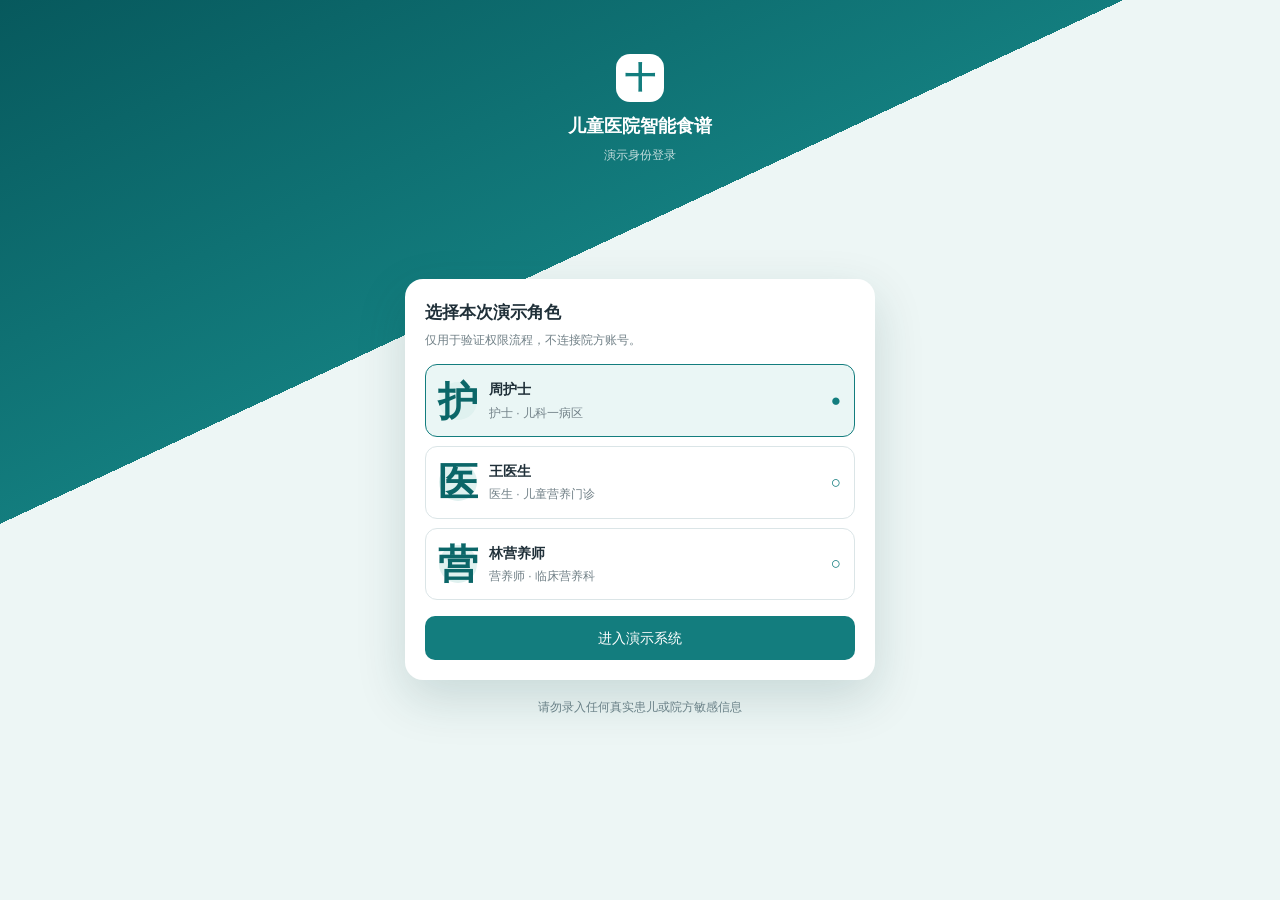
<file: index.html>
<!DOCTYPE html>
<html>
  <head>
  <meta content="text/html; charset=utf-8" http-equiv="Content-Type">
  <meta content="width=device-width,initial-scale=1,user-scalable=no" name="viewport">
  <meta name="apple-mobile-web-app-capable" content="yes">
  <meta name="apple-touch-fullscreen" content="yes">
  <meta name="format-detection" content="telephone=no,address=no">
  <meta name="apple-mobile-web-app-status-bar-style" content="white">
  <meta http-equiv="X-UA-Compatible" content="IE=edge,chrome=1" >
  <link rel="manifest" href="./manifest.webmanifest">
  <meta name="theme-color" content="#137d7e">
  <meta name="apple-mobile-web-app-title" content="智能食谱">
  <link rel="icon" type="image/png" href="./icon.png">
  <link rel="apple-touch-icon" href="./icon.png">
  <title>儿童医院智能食谱</title>
  <script>!function(n){function f(){var e=n.document.documentElement,r=e.getBoundingClientRect(),width=r.width,height=r.height,arr=[width,height].filter(function(value){return Boolean(value)}),w=Math.min.apply(Math,arr),x=40*w/750;e.style.fontSize=x>=40?"40px":x<=20?"20px":x+"px"}; n.addEventListener("resize",(function(){f();setTimeout(f,500)})),f()}(window);</script>
  
  <script type="module" crossorigin src="./js/index.85e70c8a.js"></script>
  <link rel="modulepreload" crossorigin href="./js/vendors.90a8b8ae.js">
  <link rel="stylesheet" href="./css/vendors.f699ec46.css">
  <link rel="stylesheet" href="./css/index.6bfe399c.css">
</head>
<body>
  <div id="app"></div>
</body>
</html>
</file>
<file: css/vendors.f699ec46.css>
.taro-app-wrap{-webkit-text-size-adjust:100%;-ms-text-size-adjust:100%;-webkit-tap-highlight-color:transparent;-webkit-user-select:none;user-select:none;margin:0;padding:0;font-family:-apple-system-font,Helvetica Neue,sans-serif;line-height:1.6}.taro-app-wrap *{margin:0;padding:0}.taro-app-wrap a{-webkit-tap-highlight-color:transparent;text-decoration:none}.taro-app-wrap a img{border:0}.taro-app-wrap taro-input-core{text-overflow:clip;height:1.4rem;text-align:inherit;white-space:nowrap;display:block;overflow:hidden}@font-face{font-weight:400;font-style:normal;font-family:weui;src:url([data-uri])format("truetype")}[class^=weui-icon-],[class*=" weui-icon-"]{vertical-align:middle;font:14px/1 weui;font-size:inherit;text-rendering:auto;-webkit-font-smoothing:antialiased;display:inline-block}[class^=weui-icon-]:before,[class*=" weui-icon-"]:before{margin-left:.2em;margin-right:.2em;display:inline-block}[class^=weui-icon_]:before,[class*=" weui-icon_"]:before{margin:0}.weui-check__label{-webkit-tap-highlight-color:transparent}.weui-check__label:active{background-color:#ececec}.weui-check{position:absolute;left:-9999em}.weui-cells_radio .weui-cell__ft{padding-left:.35em}.weui-cells_radio .weui-check+.weui-icon-checked{min-width:16px}.weui-cells_radio .weui-check:checked+.weui-icon-checked:before{content:"";color:#09bb07;font-size:16px;display:block}.weui-cells_checkbox .weui-cell__hd{padding-right:.35em}.weui-cells_checkbox .weui-icon-checked:before{content:"";color:#c9c9c9;font-size:23px;display:block}.weui-cells_checkbox .weui-check:checked+.weui-icon-checked:before{content:"";color:#09bb07}html,body{width:100%;height:100%}html{-webkit-text-size-adjust:100%;-ms-text-size-adjust:100%;-webkit-tap-highlight-color:transparent;-webkit-user-select:none;user-select:none}body{font-family:-apple-system-font,Helvetica Neue,sans-serif;line-height:1.6}*{margin:0;padding:0}a img{border:0}a{-webkit-tap-highlight-color:transparent;text-decoration:none}taro-input-core{text-overflow:clip;text-align:inherit;white-space:nowrap;height:1.4rem;display:block;overflow:hidden}
</file>
<file: css/index.6bfe399c.css>
@charset "UTF-8";@media (max-width: 680px){.demo,.brand__sub,.data-link taro-text-core,.patient__meta,.patient__risk,.status,.topbar__sub,.identity__meta,.facts taro-text-core,.chip,.today,.plan-status,.meal-tab taro-text-core:last-child,.food__num,.safe,.match,.nutrient>taro-view-core:first-child,.nutrient__target,.history taro-view-core taro-text-core,.mobile-nav taro-text-core,.notice,.subject taro-text-core,.risk,.pending,.card-title taro-text-core:last-child,.food-type,.portion taro-text-core,.metric taro-text-core,.rule-note,.audit,.ratio-list taro-button-core,.intro taro-text-core,.intro__badge,.template__head taro-text-core:last-child,.template__desc,.template__meta taro-text-core,.preview__head taro-text-core:last-child,.empty taro-text-core,.file taro-view-core taro-text-core:last-child,.steps taro-view-core taro-text-core,.future taro-text-core,.patient-mini taro-text-core,.input-wrap taro-text-core,.form-note,.tag,.timeline taro-text-core:first-child,.login-brand taro-text-core:last-child,.login-note,.account taro-text-core,.privacy{font-size:.475rem!important;line-height:1.4}.search taro-input-core,.data-link,.patient__name,.datebar__date,.meal-tab,.panel__head taro-button-core,.food taro-button-core,.history taro-button-core,.food,.food__name,.explain,.history .history__title,.user-role,.permission-note,.workflow-page,.food-picker,.portion taro-input-core,.metric>taro-view-core taro-text-core:first-child,.review-row,.select-box,.textarea,.custom-amount,.custom-amount taro-input-core,.template__title,.template taro-button-core,.validate,.file taro-view-core taro-text-core,.future taro-text-core:first-child,.section-tabs taro-text-core,.field,.input-wrap taro-input-core,.tag-title,.empty taro-text-core,.timeline taro-text-core,.account .account-name,.login-button{font-size:.55rem!important}.topbar__title,.identity__name,.panel__title,.card-title taro-text-core:first-child,.intro .intro__title,.preview__head taro-text-core:first-child,.patient-mini .mini-name,.login-brand taro-text-core,.login-title{font-size:.6rem!important}.main{padding-bottom:1.45rem!important}.patient-card{margin:.15rem .2rem 0!important;padding:.275rem .3rem!important;grid-template-columns:minmax(0,1fr)!important}.content{padding:.125rem .2rem!important}.datebar{height:1.15rem!important}.meal-tab{height:.95rem!important}.cards{margin-top:.175rem!important;gap:.2rem!important}.panel{padding:.3rem!important}.food{height:1.35rem!important;grid-template-columns:.75rem minmax(0,1fr) 2.05rem 1.4rem!important;gap:.15rem!important}.nutrient{margin-top:.25rem!important}.nutrient>taro-view-core:first-child,.nutrient__track,.nutrient__value,.nutrient__target{white-space:nowrap}.nutrient__track{display:flex;align-items:center;justify-content:space-between;gap:.25rem;margin-top:.125rem}.nutrient__bar{flex:0 1 68%;min-width:2.4rem}.nutrient__target{flex:none;margin-top:0!important}.topbar__title,.datebar__date,.today,.plan-status,.meal-tab,.panel__title,.food__name,.food taro-button-core,.actions taro-button-core,.mobile-nav taro-text-core,.workflow-actions taro-button-core,.template taro-button-core,.validate,.save,.outline,.login-button{white-space:nowrap;word-break:keep-all}.food__name{min-width:0;overflow:hidden;text-overflow:ellipsis}.history{min-height:0!important;margin-top:.2rem!important;padding:.3rem!important;display:block!important}.history-head{display:flex;align-items:center;justify-content:space-between;gap:.25rem}.history-head>taro-view-core{min-width:0}.history-head taro-text-core{display:block}.history-records{margin-top:.25rem;border:.025rem solid #dbe6e8;border-radius:.3rem;overflow:hidden}.history-record{display:grid;grid-template-columns:1.3rem 1.2rem minmax(0,1fr) 1.9rem 1.25rem 1.55rem;align-items:center;gap:.125rem;min-height:1.2rem;padding:.125rem .225rem;color:#304750}.history-record:nth-child(odd){background:#f1f9f8}.history-record:nth-child(2n){background:#fff8ec;border-top:.025rem solid #e4ecee;border-bottom:.025rem solid #e4ecee}.history-record taro-text-core{font-size:.425rem!important;line-height:1.25!important;white-space:nowrap}.history-food{min-width:0;overflow:hidden;text-overflow:ellipsis}.actions{position:static!important;height:auto!important;margin:.175rem .2rem 1.65rem!important;padding:0!important;background:transparent!important;border-top:0!important}.actions taro-button-core{height:1.15rem!important;line-height:1.15rem!important;border:0!important;border-radius:.7rem!important;color:#fff!important;font-size:.5rem!important;font-weight:800!important;box-shadow:0 .15rem #176365,0 .25rem .45rem #10565833}.actions taro-button-core:active{transform:translateY(.075rem);box-shadow:0 .075rem #176365,0 .15rem .3rem #1056582e}.actions__secondary{background:linear-gradient(180deg,#57b3b6,#2b8589)!important}.actions__primary{background:linear-gradient(180deg,#20a49f,#087476)!important}.mobile-nav{height:1.5rem!important;padding-bottom:env(safe-area-inset-bottom)}.mobile-nav>taro-view-core{min-width:0;cursor:pointer;touch-action:manipulation}.mobile-nav taro-text-core{font-size:.45rem!important;white-space:nowrap}.topbar__title{font-size:.75rem!important}.panel__title,.card-title taro-text-core:first-child,.intro .intro__title,.preview__head taro-text-core:first-child,.patient-mini .mini-name,.login-title{font-size:.65rem!important}.food,.food__name,.metric__value,.account .account-name{font-size:.55rem!important}taro-button-core{font-size:.525rem!important}.portion taro-button-core{font-size:.675rem!important}.actions{display:grid!important;grid-template-columns:1fr!important;gap:.25rem!important}.permission-note{box-sizing:border-box;width:100%;padding:.3rem .35rem;border-radius:.3rem;background:#fff1d9;color:#82520c;font-size:.5rem!important;line-height:1.45;text-align:center;white-space:normal!important}.history-compact{margin:.225rem 0!important;border:0!important;border-radius:0!important;overflow:visible!important;background:transparent!important}.history-record-scroll{width:100%;margin-bottom:.2rem;border-radius:.325rem;box-shadow:0 .05rem .2rem #1d414912}.history-record-scroll:nth-child(odd){background:#eaf7f5}.history-record-scroll:nth-child(2n){background:#fff3df}.history-record-line{display:inline-flex;align-items:center;gap:.45rem;min-width:max-content;min-height:1.45rem;padding:0 .35rem;color:#253e47;white-space:nowrap}.history-record-line taro-text-core{flex:none;font-size:.5rem!important;line-height:1.25!important;white-space:nowrap}.record-time,.record-meal,.record-ratio{font-weight:800;color:#0b7374}.record-food{padding-left:.3rem;border-left:.025rem solid rgba(38,92,96,.2)}.login-page{padding:.6rem .2rem 1.8rem!important}.login-brand{height:auto!important;min-height:3.75rem;padding:.45rem 0}.profile-page,.data-page{padding:.2rem!important}}@media (max-width: 420px){.history-record{grid-template-columns:1.2rem 1.1rem minmax(0,1fr) 1.7rem 1.1rem}.history-record taro-text-core{font-size:.4rem!important}.history-record taro-text-core:last-child{display:none}}@media (max-width: 680px){page,body,taro-button-core,taro-input-core,taro-textarea-core{-webkit-font-smoothing:antialiased;text-rendering:optimizeLegibility}taro-text-core,taro-button-core,taro-input-core,taro-textarea-core{box-sizing:border-box;line-height:1.45!important}.sub,.muted,.food__meta,.metric__label,.metric__target,.datebar,.meal-tab,.status,.patient-meta,.preview__desc,.field-label,.field-value{font-size:.5rem!important}.food,.food__name,.metric__value,.account .account-name,.patient-name,.history-record-line taro-text-core{font-size:.575rem!important;line-height:1.42!important;padding-block:.05rem}.panel__title,.card-title taro-text-core:first-child,.intro .intro__title,.preview__head taro-text-core:first-child,.patient-mini .mini-name,.login-title{font-size:.7rem!important;line-height:1.35!important;padding-block:.05rem}.topbar__title{font-size:.8rem!important;line-height:1.3!important}taro-button-core,.actions taro-button-core{display:flex!important;align-items:center;justify-content:center;height:auto!important;min-height:1.4rem;padding:.2rem .4rem!important;font-size:.55rem!important;line-height:1.25!important;overflow:visible}taro-input-core,taro-textarea-core{min-height:1.15rem;padding-top:.15rem;padding-bottom:.15rem;font-size:.55rem!important}.food{height:auto!important;min-height:1.55rem;padding-block:.15rem;overflow:visible}.food__name{overflow:hidden;white-space:nowrap;text-overflow:ellipsis}.metric,.metric>taro-view-core,.datebar,.meal-tabs,.history-record-line{overflow:visible}.history-record-line{min-height:1.65rem;padding-block:.175rem;font-variant-numeric:tabular-nums}.actions{gap:.3rem!important}.actions taro-button-core{min-height:1.5rem}.mobile-nav{height:auto!important;min-height:1.7rem}.mobile-nav>taro-view-core{padding-block:.125rem}.mobile-nav taro-text-core{font-size:.5rem!important;line-height:1.3!important}}
</file>
